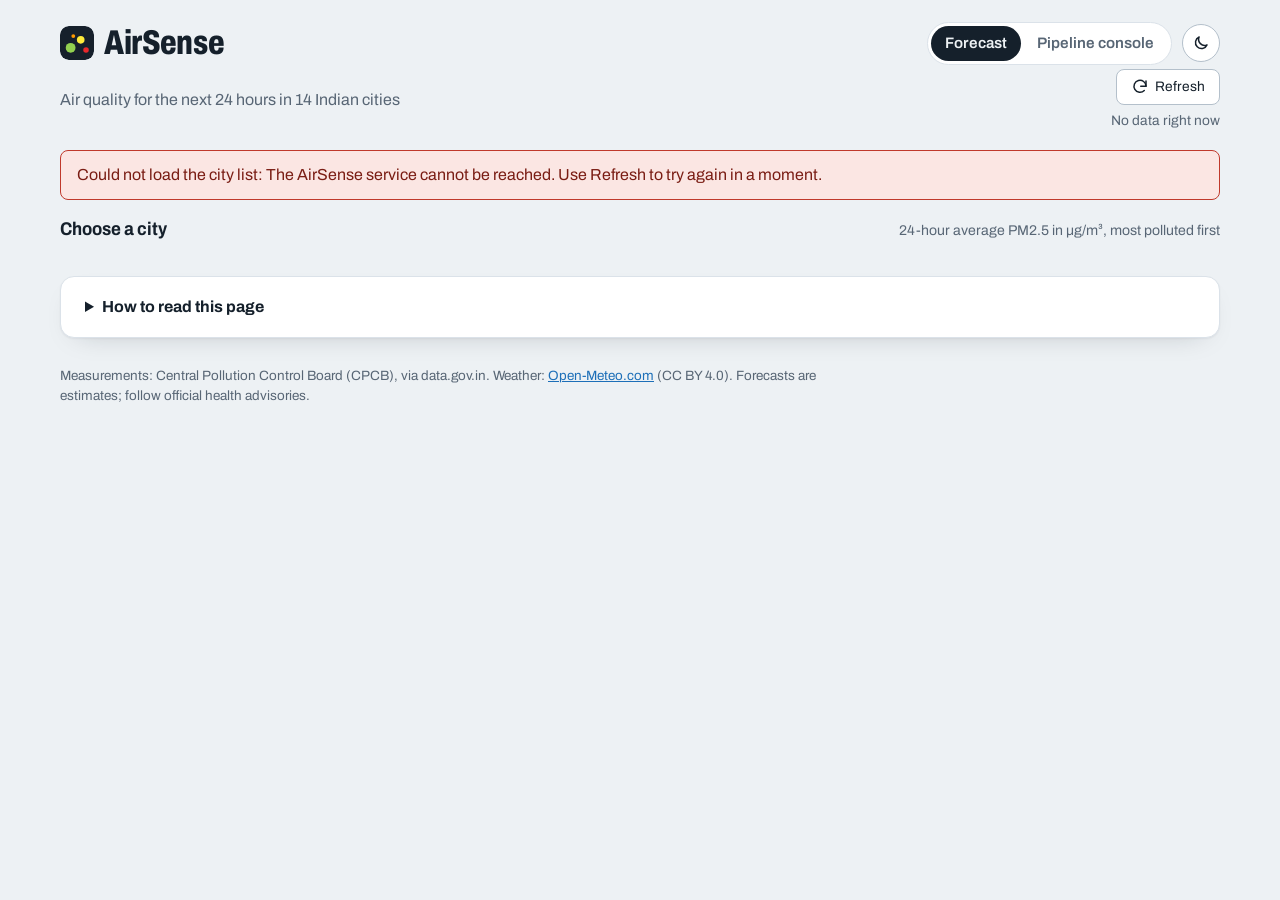
<file: frontend/index.html>
<!doctype html>
<html lang="en">
<head>
  <meta charset="utf-8">
  <meta name="viewport" content="width=device-width, initial-scale=1">
  <title>AirSense — air quality forecast</title>
  <meta name="description" content="24-hour PM2.5 and AQI forecast with health advice for 14 Indian cities">
  <script>
    // theme before the first paint: the saved choice, else the laptop's setting
    (function () {
      var t = null;
      try { t = localStorage.getItem("airsense-theme"); } catch (e) {}
      document.documentElement.dataset.theme = t || (matchMedia("(prefers-color-scheme: dark)").matches ? "dark" : "light");
    })();
  </script>
  <link rel="icon" href="assets/icon.svg" type="image/svg+xml">
  <link rel="preconnect" href="https://fonts.googleapis.com">
  <link rel="stylesheet" href="https://fonts.googleapis.com/css2?family=Archivo:wdth,wght@62..100,400..900&display=swap">
  <link rel="stylesheet" href="assets/style.css">
</head>
<body>
  <header class="topbar">
    <a class="brand" href="index.html" aria-label="AirSense home">
      <img src="assets/icon.svg" alt="" width="34" height="34">
      <span class="wordmark">AirSense</span>
    </a>
    <div class="top-actions">
      <nav class="topnav" id="topnav" aria-label="Pages">
        <a href="index.html" aria-current="page">Forecast</a>
        <a href="pipeline.html">Pipeline console</a>
      </nav>
      <button id="theme-toggle" class="icon-btn" type="button"></button>
      <button id="menu-toggle" class="icon-btn menu-btn" type="button" aria-label="Pages" aria-controls="topnav" aria-expanded="false"></button>
    </div>
    <p class="tagline">Air quality for the next 24 hours in 14 Indian cities</p>
    <div class="freshness">
      <span id="asof">Loading…</span>
      <button id="refresh" class="ghost" type="button">Refresh</button>
    </div>
  </header>

  <main>
    <div id="banner" class="banner" role="alert" hidden></div>

    <label class="field phone-only">City
      <select id="city-select" autocomplete="off"></select>
    </label>

    <section class="tiles-section" aria-labelledby="cities-h">
      <div class="section-top">
        <h2 id="cities-h" class="section-h">Choose a city</h2>
        <p class="section-note">24-hour average PM2.5 in µg/m³, most polluted first</p>
      </div>
      <div id="cities" class="cities" role="list"></div>
    </section>

    <section id="detail" class="detail" aria-live="polite" hidden></section>

    <section id="overview" class="card overview" aria-labelledby="overview-h" hidden>
      <div class="section-top">
        <h2 id="overview-h" class="section-h">Across India right now</h2>
        <p class="section-note">Select a city's bar to open it</p>
      </div>
      <div id="overview-callouts" class="callouts"></div>
      <div id="india-tabs"></div>
    </section>

    <details class="card help">
      <summary>How to read this page</summary>
      <div class="help-body">
        <div class="help-text">
          <p><strong>PM2.5</strong> are fine particles in the air, small enough to reach deep into the lungs. Values are the average over the last 24 hours, in micrograms per cubic metre (µg/m³), as used by India's official Air Quality Index (AQI).</p>
          <p><strong>The forecast</strong> shows the expected 24-hour average for each of the next 24 hours. It changes slowly because each new hour replaces only one of the 24 hours being averaged. Hover over a coloured box or a point in the chart to see that hour.</p>
          <p><strong>Measured and forecast values.</strong> The first point (◆, with an outlined box above it) is the latest measured value: the 24-hour average of the CPCB stations in the city, usually 2–3 hours old because official data is published with a delay. The other points (●) are the forecast for each of the next 24 hours. Peak and Low mark the highest and lowest forecast hours; the measured value is not counted.</p>
          <p><strong>Why this forecast</strong> lists the six inputs that pushed the forecast up or down the most, in µg/m³, and the combined effect of all the others.</p>
          <p><strong>Notes</strong> appear when some input data was missing; the forecast is still made, but may be less accurate. If no forecast is shown, the latest measurement is too old or missing.</p>
        </div>
        <table class="aqi-table">
          <caption>India's AQI categories for PM2.5</caption>
          <thead><tr><th scope="col">Category</th><th scope="col">24-hour average</th><th scope="col">Possible health impact</th></tr></thead>
          <tbody id="aqi-rows"></tbody>
        </table>
      </div>
    </details>
  </main>

  <footer class="footer">
    <p id="model-line"></p>
    <p>Measurements: Central Pollution Control Board (CPCB), via data.gov.in. Weather: <a href="https://open-meteo.com/">Open-Meteo.com</a> (CC BY 4.0). Forecasts are estimates; follow official health advisories.</p>
  </footer>

  <script src="vendor/chart.umd.min.js"></script>
  <script src="assets/config.js"></script>
  <script src="assets/common.js"></script>
  <script src="assets/forecast.js"></script>
</body>
</html>
</file>
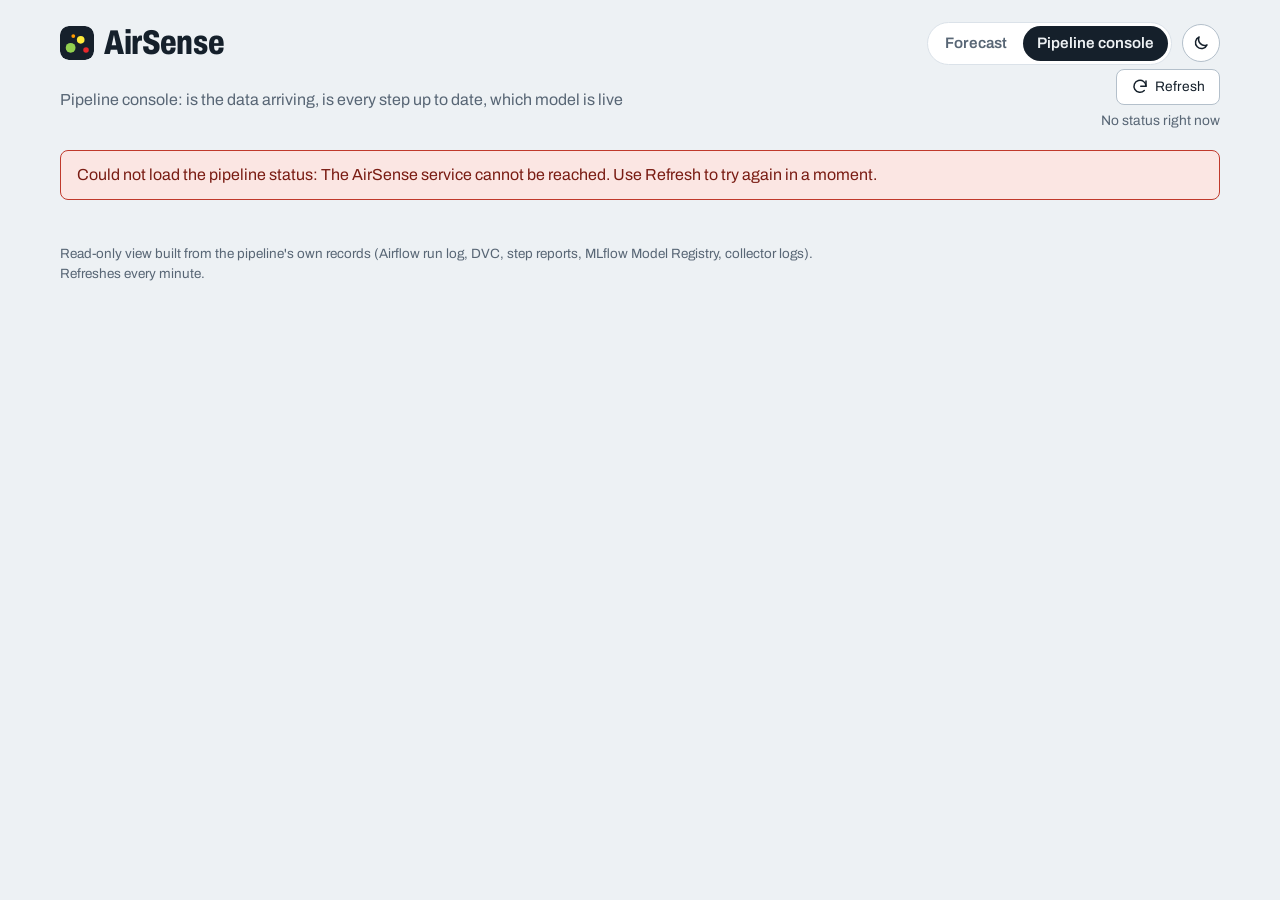
<file: frontend/pipeline.html>
<!doctype html>
<html lang="en">
<head>
  <meta charset="utf-8">
  <meta name="viewport" content="width=device-width, initial-scale=1">
  <title>AirSense — pipeline console</title>
  <meta name="description" content="Status of the AirSense data and model pipeline">
  <script>
    // theme before the first paint: the saved choice, else the laptop's setting
    (function () {
      var t = null;
      try { t = localStorage.getItem("airsense-theme"); } catch (e) {}
      document.documentElement.dataset.theme = t || (matchMedia("(prefers-color-scheme: dark)").matches ? "dark" : "light");
    })();
  </script>
  <link rel="icon" href="assets/icon.svg" type="image/svg+xml">
  <link rel="preconnect" href="https://fonts.googleapis.com">
  <link rel="stylesheet" href="https://fonts.googleapis.com/css2?family=Archivo:wdth,wght@62..100,400..900&display=swap">
  <link rel="stylesheet" href="assets/style.css">
</head>
<body class="console">
  <header class="topbar">
    <a class="brand" href="index.html" aria-label="AirSense home">
      <img src="assets/icon.svg" alt="" width="34" height="34">
      <span class="wordmark">AirSense</span>
    </a>
    <div class="top-actions">
      <nav class="topnav" id="topnav" aria-label="Pages">
        <a href="index.html">Forecast</a>
        <a href="pipeline.html" aria-current="page">Pipeline console</a>
      </nav>
      <button id="theme-toggle" class="icon-btn" type="button"></button>
      <button id="menu-toggle" class="icon-btn menu-btn" type="button" aria-label="Pages" aria-controls="topnav" aria-expanded="false"></button>
    </div>
    <p class="tagline">Pipeline console: is the data arriving, is every step up to date, which model is live</p>
    <div class="freshness">
      <span id="asof">Loading…</span>
      <button id="refresh" class="ghost" type="button">Refresh</button>
    </div>
  </header>

  <main>
    <div id="banner" class="banner" role="alert" hidden></div>

    <section class="status-row" id="status-row" aria-label="Summary"></section>

    <section class="card console-tabs" id="console-tabs" aria-label="Details" hidden></section>
  </main>

  <footer class="footer">
    <p>Read-only view built from the pipeline's own records (Airflow run log, DVC, step reports, MLflow Model Registry, collector logs). Refreshes every minute.</p>
  </footer>

  <script src="vendor/chart.umd.min.js"></script>
  <script src="assets/config.js"></script>
  <script src="assets/common.js"></script>
  <script src="assets/pipeline.js"></script>
</body>
</html>
</file>
<file: frontend/assets/style.css>
/* AirSense frontend.
   The AQI colours carry the meaning; everything else stays quiet so they stand out.
   Light theme: a hazy daytime sky. Dark theme: the same city at night. */

:root {
  --page: #edf1f4;
  --paper: #ffffff;
  --raised: #f5f7f9;
  --ink: #15202b;
  --muted: #586675;
  --line: #dbe2e9;
  --line-strong: #b4c0cb;
  --grid: rgba(21, 32, 43, 0.07);
  --accent: #1d6fb8;
  --tip-bg: #15202b;
  --tip-ink: #f3f6f9;
  --tip-muted: #b9c4cf;
  --band-alpha: 24;            /* AQI bands behind charts (hex alpha) */
  --shadow: 0 1px 2px rgba(16, 24, 32, 0.05), 0 10px 30px -18px rgba(16, 24, 32, 0.28);
  --ok: #2e7d5b;  --ok-bg: #e6f3ec;  --ok-ink: #1d5a40;
  --warn: #c27a00; --warn-bg: #fff3d8; --warn-ink: #6b4400;
  --bad: #c0392b; --bad-bg: #fbe6e3; --bad-ink: #7a1d14;
  --neutral: #6b7c8d; --neutral-bg: #eef2f6; --neutral-ink: #3d4b59;
  --lowers: #3a78b5;
  --raises: #d07a2a;
  --font: "Archivo", "Segoe UI", system-ui, -apple-system, sans-serif;
  --mono: ui-monospace, SFMono-Regular, Menlo, Consolas, monospace;
  --r-s: 8px;
  --r-m: 14px;
  color-scheme: light;
}
:root[data-theme="dark"] {
  --page: #0a0f14;
  --paper: #121921;
  --raised: #18212b;
  --ink: #e8eef4;
  --muted: #9aa8b6;
  --line: #243140;
  --line-strong: #3b4a5a;
  --grid: rgba(232, 238, 244, 0.07);
  --accent: #6cb0ff;
  --tip-bg: #e8eef4;
  --tip-ink: #0f151b;
  --tip-muted: #4c5966;
  --band-alpha: 2e;
  --shadow: 0 1px 2px rgba(0, 0, 0, 0.4), 0 12px 32px -18px rgba(0, 0, 0, 0.8);
  --ok: #4cbf8a;  --ok-bg: #12301f;  --ok-ink: #8fe0b8;
  --warn: #f0a83a; --warn-bg: #33250b; --warn-ink: #f6cd85;
  --bad: #f06a5c; --bad-bg: #3a1714; --bad-ink: #f7aaa0;
  --neutral: #8a9bad; --neutral-bg: #1c2631; --neutral-ink: #c3cfdb;
  --lowers: #6aa8e8;
  --raises: #f0a35a;
  color-scheme: dark;
}

* { box-sizing: border-box; }
html { -webkit-text-size-adjust: 100%; }
body {
  margin: 0;
  background: var(--page);
  color: var(--ink);
  font-family: var(--font);
  font-size: 16px;
  line-height: 1.5;
  transition: background-color 0.2s, color 0.2s;
}
a { color: var(--accent); }
:focus-visible { outline: 3px solid var(--accent); outline-offset: 2px; }
main, .topbar, .footer { max-width: 1200px; margin: 0 auto; padding: 0 20px; }
[hidden] { display: none !important; }
.nowrap { white-space: nowrap; }

/* ---------- buttons ---------- */
button {
  font: inherit; color: var(--ink); cursor: pointer;
  padding: 7px 14px; border-radius: var(--r-s);
  border: 1px solid var(--line-strong); background: var(--paper);
}
button:hover { border-color: var(--ink); }
button.ghost { display: inline-flex; align-items: center; gap: 6px; }
.icon { display: inline-flex; width: 18px; height: 18px; }
.icon svg { width: 100%; height: 100%; }
.icon-btn { display: inline-grid; place-items: center; width: 38px; height: 38px; padding: 0; border-radius: 999px; }
.menu-btn { display: none; }

/* ---------- top bar ---------- */
.topbar {
  display: grid; grid-template-columns: 1fr auto; align-items: center;
  gap: 4px 24px; padding-top: 22px; padding-bottom: 18px;
}
.brand { display: inline-flex; align-items: center; gap: 10px; text-decoration: none; color: var(--ink); justify-self: start; }
.brand img { border-radius: 9px; }
.wordmark { font-size: 2.15rem; font-weight: 800; font-stretch: 75%; letter-spacing: -0.01em; line-height: 1; }
.top-actions { display: flex; align-items: center; gap: 10px; position: relative; }
.topnav { display: flex; gap: 2px; padding: 3px; border-radius: 999px; background: var(--paper); border: 1px solid var(--line); }
.topnav a { padding: 6px 14px; border-radius: 999px; color: var(--muted); text-decoration: none; font-weight: 600; font-size: 0.95rem; }
.topnav a:hover { color: var(--ink); }
.topnav a[aria-current="page"] { background: var(--ink); color: var(--page); }
.tagline { margin: 0; color: var(--muted); }
.freshness { display: flex; flex-direction: column; align-items: flex-end; gap: 6px; color: var(--muted); font-size: 0.86rem; justify-self: end; text-align: right; }
.freshness button { order: -1; }

/* ---------- shared blocks ---------- */
.banner {
  margin: 0 0 16px; padding: 12px 16px; border-radius: var(--r-s);
  background: var(--bad-bg); color: var(--bad-ink); border: 1px solid var(--bad);
}
.card {
  background: var(--paper); border: 1px solid var(--line); border-radius: var(--r-m);
  box-shadow: var(--shadow); padding: 22px 24px; margin: 0 0 20px;
}
.section-top { display: flex; flex-wrap: wrap; align-items: baseline; justify-content: space-between; gap: 2px 16px; margin-bottom: 12px; }
.section-h { font-size: 1.15rem; font-weight: 700; font-stretch: 90%; margin: 0; }
.section-note { margin: 0; color: var(--muted); font-size: 0.88rem; }
.hint { color: var(--muted); margin: 0 0 12px; max-width: 78ch; font-size: 0.92rem; }
#aqi-rows td:first-child { white-space: nowrap; }  /* colour dot and category on one line */
.swatch { display: inline-block; width: 12px; height: 12px; border-radius: 3px; margin-right: 8px; vertical-align: -1px; }
.dot { display: inline-block; width: 10px; height: 10px; border-radius: 50%; flex: none; }
.field { display: grid; gap: 4px; font-size: 0.9rem; color: var(--muted); margin-bottom: 16px; }
.field select {
  font: inherit; font-size: 1rem; color: var(--ink); padding: 11px 12px;
  border: 1px solid var(--line-strong); border-radius: var(--r-s); background: var(--paper); width: 100%;
}
.phone-only { display: none; }

/* hover tips (common.js) */
.tip {
  position: absolute; left: 0; top: 0; z-index: 50; pointer-events: none;
  max-width: 280px; padding: 8px 11px; border-radius: var(--r-s);
  background: var(--tip-bg); color: var(--tip-ink); font-size: 0.84rem; line-height: 1.4;
  box-shadow: 0 8px 24px rgba(0, 0, 0, 0.25);
}
.tip strong { display: block; }
.tip span { display: block; color: var(--tip-muted); }

/* tabs (common.js) */
.tabs { display: flex; gap: 26px; border-bottom: 1px solid var(--line); margin-bottom: 18px; overflow-x: auto; }
.tabs [role="tab"] {
  border: 0; border-bottom: 3px solid transparent; border-radius: 0; background: none;
  padding: 10px 2px 9px; color: var(--muted); font-weight: 600; white-space: nowrap;
  display: inline-flex; align-items: center; gap: 8px;
}
.tabs [role="tab"]:hover { color: var(--ink); }
.tabs [role="tab"][aria-selected="true"] { color: var(--ink); border-bottom-color: var(--ink); }
.tab-badge { font-size: 0.75rem; padding: 0 7px; border-radius: 999px; background: var(--warn-bg); color: var(--warn-ink); }
.tab-panel:focus-visible { outline-offset: 6px; }

.loading { display: flex; align-items: center; gap: 12px; color: var(--muted); padding: 24px 0; }
.spinner { width: 20px; height: 20px; border-radius: 50%; border: 3px solid var(--line); border-top-color: var(--ink); animation: spin 0.9s linear infinite; }
@keyframes spin { to { transform: rotate(360deg); } }

/* ---------- forecast: city tiles ---------- */
.tiles-section { margin-bottom: 20px; }
.cities { display: grid; gap: 10px; grid-template-columns: repeat(7, minmax(0, 1fr)); }
.city {
  display: grid; align-content: start; gap: 1px; text-align: left;
  padding: 11px 12px 11px 17px; border-radius: var(--r-s); position: relative; overflow: hidden;
  background: var(--paper); border: 1px solid var(--line); box-shadow: var(--shadow);
  transition: transform 0.12s, border-color 0.12s;
}
.city::before { content: ""; position: absolute; left: 0; top: 0; bottom: 0; width: 6px; background: var(--band); }
.city:hover { transform: translateY(-2px); border-color: var(--line-strong); }
.city[aria-pressed="true"] {
  border-color: var(--ink); box-shadow: inset 0 0 0 1px var(--ink), var(--shadow);
  background: color-mix(in srgb, var(--band) 13%, var(--paper));
}
.city .name { font-weight: 700; font-size: 0.95rem; }
.city .val { font-size: 1.85rem; font-weight: 800; font-stretch: 68%; line-height: 1.05; letter-spacing: -0.01em; }
.city .cat { font-size: 0.8rem; color: var(--muted); }
.city.stale .val { color: var(--muted); }

/* ---------- forecast: detail ---------- */
.detail {
  margin: 0 0 20px; padding: 26px; border-radius: var(--r-m); border: 1px solid var(--line); box-shadow: var(--shadow);
  background:
    radial-gradient(900px 300px at 0% 0%, color-mix(in srgb, var(--band, transparent) 15%, transparent), transparent 70%),
    var(--paper);
}
.detail-head { display: grid; grid-template-columns: minmax(280px, 380px) 1fr; gap: 32px; align-items: stretch; }
.reading {
  padding: 20px 22px 18px; border-radius: var(--r-m); color: var(--band-ink);
  background: linear-gradient(155deg, var(--band) 55%, color-mix(in srgb, var(--band) 82%, #000));
  box-shadow: 0 18px 40px -22px color-mix(in srgb, var(--band) 80%, #000);
}
.reading p { margin: 0; }
.reading .where { font-weight: 700; font-size: 1.2rem; display: flex; align-items: baseline; gap: 8px; }
.reading .where span { font-weight: 500; font-size: 0.9rem; opacity: 0.85; }
.reading .big { font-size: 5.6rem; font-weight: 800; font-stretch: 62%; line-height: 0.9; margin: 10px 0 4px; letter-spacing: -0.02em; }
.reading .big small { font-size: 1.05rem; font-weight: 600; font-stretch: 100%; margin-left: 6px; letter-spacing: 0; }
.reading .catname { font-size: 1.45rem; font-weight: 800; font-stretch: 85%; }
.scale { position: relative; display: grid; grid-template-columns: repeat(6, 1fr); gap: 3px; height: 8px; margin: 16px 0 12px; }
.scale span { border-radius: 4px; box-shadow: 0 0 0 1.5px var(--band-chip); opacity: 0.9; }
.scale span.on { opacity: 1; }
.scale i {
  position: absolute; top: -5px; width: 4px; height: 18px; border-radius: 2px; transform: translateX(-50%);
  background: var(--band-ink); box-shadow: 0 0 0 2px var(--band);
}
.reading .meta { display: inline-block; font-size: 0.9rem; font-weight: 600; padding: 3px 9px; border-radius: 6px; background: var(--band-chip); }

.summary { display: flex; flex-direction: column; justify-content: center; gap: 12px; min-width: 0; }
.summary h3 { margin: 0; font-size: 1.75rem; font-weight: 800; font-stretch: 80%; line-height: 1.15; }
.summary p { margin: 0; max-width: 70ch; }
.stats { display: grid; grid-template-columns: repeat(3, minmax(0, 1fr)); gap: 10px; margin: 0; }
.stat { padding: 11px 14px; border-radius: var(--r-s); background: var(--raised); border: 1px solid var(--line); }
.stat dt { font-size: 0.82rem; color: var(--muted); font-weight: 600; }
.stat dd { margin: 0; display: grid; }
.stat strong { font-size: 1.45rem; font-weight: 800; font-stretch: 75%; line-height: 1.25; }
.stat span { font-size: 0.82rem; color: var(--muted); }
.trend { color: var(--ink); }
.effect { display: flex; gap: 10px; align-items: baseline; color: var(--ink); }
.effect .dot { background: var(--band); box-shadow: 0 0 0 1px rgba(0, 0, 0, 0.15); }
.basis { color: var(--muted); font-size: 0.88rem; }

.hours { margin-top: 28px; }
/* Legend of the hour chart: measured (diamond), forecast (dot), peak and low (rings). */
.chart-legend { display: flex; flex-wrap: wrap; gap: 4px 16px; font-size: 0.86rem; color: var(--muted); }
.chart-legend span { display: inline-flex; align-items: center; gap: 7px; }
.chart-legend i { display: inline-block; flex: none; }
.lg-diamond { width: 9px; height: 9px; transform: rotate(45deg); background: var(--muted); border: 1.5px solid var(--ink); }
.lg-dot { width: 8px; height: 8px; border-radius: 50%; background: var(--muted); border: 1.5px solid var(--ink); }
.lg-ring { width: 12px; height: 12px; border-radius: 50%; border: 3px solid; background: var(--muted); }
.lg-ring.peak { border-color: var(--raises); }
.lg-ring.low { border-color: var(--lowers); }
.chart-box.hours-chart { height: 360px; margin-top: 6px; }
.chart-box.hours-chart canvas:focus-visible { outline: 3px solid var(--accent); outline-offset: 4px; border-radius: 6px; }
.picked { display: flex; align-items: center; gap: 12px; margin-bottom: 8px; font-weight: 600; }
button.small { padding: 3px 10px; font-size: 0.86rem; }
.chart-box { position: relative; height: 290px; margin-top: 14px; }

.tabset { margin-top: 28px; }
.chips { border: 0; margin: 0 0 16px; padding: 0; display: flex; flex-wrap: wrap; gap: 8px; align-items: center; }
.chips legend { float: left; margin-right: 6px; color: var(--muted); padding: 0; font-size: 0.92rem; }
.chips label { position: relative; }
.chips input { position: absolute; opacity: 0; inset: 0; margin: 0; cursor: pointer; }
.chips span { display: inline-block; padding: 6px 14px; border: 1px solid var(--line-strong); border-radius: 999px; background: var(--paper); font-size: 0.92rem; }
.chips input:checked + span { background: var(--ink); color: var(--page); border-color: var(--ink); }
.chips input:focus-visible + span { outline: 3px solid var(--accent); outline-offset: 2px; }
.advice-text { font-size: 1.08rem; margin: 0 0 10px; max-width: 72ch; }
.advice.updating { opacity: 0.55; transition: opacity 0.2s; }
.sources { font-size: 0.85rem; color: var(--muted); margin: 0; max-width: 90ch; }

.why .hint { margin-bottom: 6px; }
.why-key, .factor { display: grid; grid-template-columns: minmax(200px, 1.3fr) minmax(160px, 2fr) 54px; gap: 16px; align-items: center; }
.why-key { font-size: 0.78rem; font-weight: 700; color: var(--muted); }
.key-bar { display: flex; justify-content: space-between; }
.why-key .lowers { color: var(--lowers); }
.why-key .raises { color: var(--raises); }
.factors { list-style: none; margin: 4px 0 0; padding: 0; }
.factor { padding: 8px 0; border-bottom: 1px solid var(--line); border-radius: 4px; }
.factor:hover { background: var(--raised); }
.factor-name { font-weight: 600; }
.factor-name span { display: block; font-weight: 400; font-size: 0.82rem; color: var(--muted); }
.factor-bar { position: relative; height: 14px; border-radius: 7px; background: var(--raised); box-shadow: inset 0 0 0 1px var(--line); }
.factor-bar .mid { position: absolute; left: 50%; top: -4px; bottom: -4px; width: 2px; margin-left: -1px; background: var(--line-strong); }
.factor-bar .fill { position: absolute; top: 2px; bottom: 2px; border-radius: 5px; min-width: 3px; }
.factor-bar .fill.raises { left: 50%; background: var(--raises); }
.factor-bar .fill.lowers { right: 50%; background: var(--lowers); }
.factor-val { text-align: right; font-weight: 800; font-stretch: 80%; font-variant-numeric: tabular-nums; }
.factor-val.raises { color: var(--raises); }
.factor-val.lowers { color: var(--lowers); }
.factor.rest { border-bottom: 0; border-top: 1px dashed var(--line-strong); margin-top: 4px; }
.factor.rest .factor-name { font-weight: 500; color: var(--muted); }
.factor.rest .fill { opacity: 0.45; }

.notes { margin-top: 20px; padding: 12px 16px; border-radius: var(--r-s); background: var(--warn-bg); color: var(--warn-ink); border-left: 4px solid var(--warn); }
.notes ul { margin: 4px 0 0; padding-left: 20px; }
.unavailable h3 { margin: 0 0 8px; font-size: 1.4rem; font-stretch: 85%; }
.unavailable p { margin: 0 0 10px; color: var(--muted); max-width: 70ch; }
.last-known { display: inline-block; padding: 4px 10px; border-radius: 6px; background: var(--band); color: var(--band-ink); font-weight: 600; }
.alternatives { display: flex; flex-wrap: wrap; gap: 8px; }

/* ---------- forecast: across India ---------- */
.callouts { display: grid; grid-template-columns: repeat(auto-fit, minmax(220px, 1fr)); gap: 10px; margin-bottom: 16px; }
.callout {
  display: grid; text-align: left; gap: 1px; padding: 11px 14px 11px 18px; position: relative; overflow: hidden;
  border-radius: var(--r-s); background: var(--raised); border: 1px solid var(--line);
}
.callout::before { content: ""; position: absolute; left: 0; top: 0; bottom: 0; width: 6px; background: var(--band, var(--line-strong)); }
.callout-kind { font-size: 0.8rem; color: var(--muted); font-weight: 600; }
.callout-city { font-weight: 800; font-size: 1.25rem; font-stretch: 80%; }
.callout-val { font-size: 0.88rem; color: var(--muted); }
.muted-callout .callout-city { font-size: 1.05rem; }
.chart-box.india { height: 460px; margin-top: 0; }
.chart-box.cats { height: 320px; margin-top: 0; }

/* ---------- forecast: help, footer ---------- */
.help { padding: 6px 24px; }
.help summary { cursor: pointer; padding: 12px 0; font-weight: 700; }
.help-body { display: grid; grid-template-columns: 1fr minmax(360px, 1fr); gap: 28px; padding-bottom: 14px; }
.help-text p { margin: 0 0 12px; }
.aqi-table { border-collapse: separate; border-spacing: 0; width: 100%; font-size: 0.9rem; align-self: start; border: 1px solid var(--line); border-radius: var(--r-s); overflow: hidden; }
.aqi-table caption { text-align: left; font-weight: 700; padding-bottom: 8px; }
.aqi-table th { background: var(--raised); color: var(--muted); font-weight: 600; }
.aqi-table th, .aqi-table td { text-align: left; padding: 8px 10px; border-bottom: 1px solid var(--line); vertical-align: top; }
.aqi-table tr:last-child td { border-bottom: 0; }
.footer { color: var(--muted); font-size: 0.84rem; padding-top: 4px; padding-bottom: 32px; }
.footer p { margin: 4px 0; max-width: 100ch; }

/* ---------- pipeline console ---------- */
.status-row { display: grid; grid-template-columns: repeat(5, minmax(0, 1fr)); gap: 12px; margin-bottom: 20px; }
.status {
  display: grid; align-content: start; gap: 4px; text-align: left; position: relative; overflow: hidden;
  padding: 14px 16px 14px 20px; border-radius: var(--r-m); background: var(--paper);
  border: 1px solid var(--line); box-shadow: var(--shadow); transition: transform 0.12s, border-color 0.12s;
}
.status::before { content: ""; position: absolute; left: 0; top: 0; bottom: 0; width: 6px; background: var(--state); }
.status:hover { transform: translateY(-2px); border-color: var(--line-strong); }
.status.current { border-color: var(--ink); }
.status-top { display: flex; flex-wrap: wrap; justify-content: space-between; align-items: center; gap: 4px 8px; }
.status h3 { margin: 0; font-size: 0.9rem; color: var(--muted); font-weight: 600; }
.status .big-line { margin: 0; font-size: 1.35rem; font-weight: 800; font-stretch: 78%; line-height: 1.2; }
.status .detail-line { margin: 0; color: var(--muted); font-size: 0.88rem; }
.ok { --state: var(--ok); }
.attention { --state: var(--warn); }
.bad { --state: var(--bad); }
.neutral { --state: var(--neutral); }
.pill { display: inline-flex; align-items: center; gap: 5px; padding: 1px 9px; border-radius: 999px; font-size: 0.78rem; font-weight: 600; white-space: nowrap; }
.pill::before { content: ""; width: 6px; height: 6px; border-radius: 50%; background: currentColor; }
.pill.ok { color: var(--ok-ink); background: var(--ok-bg); }
.pill.attention { color: var(--warn-ink); background: var(--warn-bg); }
.pill.neutral { color: var(--neutral-ink); background: var(--neutral-bg); }
.pill.bad { color: var(--bad-ink); background: var(--bad-bg); }

.console-tabs .tabset { margin-top: 0; }
.console-tabs .tabs { margin-bottom: 20px; }
.panel h3 { margin: 0 0 6px; }
.table-wrap { overflow-x: auto; }
table.data { border-collapse: collapse; width: 100%; font-size: 0.92rem; }
table.data th, table.data td { text-align: left; padding: 10px 10px; border-bottom: 1px solid var(--line); vertical-align: top; }
table.data th { color: var(--muted); font-weight: 600; font-size: 0.84rem; white-space: nowrap; }
table.data tbody tr:hover { background: var(--raised); }
table.data tr.selected { background: color-mix(in srgb, var(--accent) 10%, transparent); }
.wf-name { font-weight: 700; display: block; }
.wf-what { color: var(--muted); font-size: 0.86rem; }
.sub { display: block; color: var(--muted); font-size: 0.84rem; }
.warn-line { display: block; color: var(--warn-ink); font-size: 0.84rem; margin-top: 2px; }
.ext { display: inline-flex; align-items: center; gap: 5px; white-space: nowrap; font-weight: 600; text-decoration: none; }
.ext:hover { text-decoration: underline; }
.ext .icon { width: 15px; height: 15px; }
.linklike { border: 0; padding: 0; background: none; color: var(--ink); font: inherit; font-weight: 600; text-align: left; }
.linklike:hover { color: var(--accent); text-decoration: underline; }

.pipe-grid { display: grid; grid-template-columns: minmax(0, 1fr) 290px; gap: 20px; align-items: start; }
.legend { display: flex; flex-wrap: wrap; gap: 6px 18px; font-size: 0.86rem; color: var(--muted); margin-bottom: 10px; }
.legend span { display: inline-flex; align-items: center; gap: 7px; }
.legend i { width: 16px; height: 12px; border-radius: 3px; border: 2px solid; display: inline-block; }
.dag-wrap { overflow-x: auto; border: 1px solid var(--line); border-radius: var(--r-s); background: var(--raised); }
#dag { display: block; margin: 0 auto; }
#dag .node rect { stroke-width: 2; cursor: pointer; }
#dag .node text { font-family: var(--font); font-size: 12.5px; pointer-events: none; fill: var(--ink); }
#dag .node .sub-t { font-size: 11px; fill: var(--muted); }
#dag .node:hover rect { filter: brightness(0.97); }
#dag .node:focus-visible rect, #dag .node.selected rect { stroke: var(--accent); stroke-width: 3; }
#dag .edge { fill: none; stroke: var(--line-strong); stroke-width: 1.6; }
#dag .edge.hot { stroke: var(--accent); stroke-width: 2.2; }
.stage-detail { position: sticky; top: 16px; padding: 16px 18px; border-radius: var(--r-m); background: var(--raised); border: 1px solid var(--line); min-width: 0; }
.stage-detail h3 { margin: 0 0 8px; font-size: 1.15rem; word-break: break-word; }
.stage-detail .reasons { color: var(--warn-ink); background: var(--warn-bg); padding: 6px 10px; border-radius: 6px; font-size: 0.88rem; }
.kv { display: grid; grid-template-columns: max-content minmax(0, 1fr); gap: 6px 14px; font-size: 0.9rem; margin: 10px 0 0; }
.kv dt { color: var(--muted); }
.kv dd { margin: 0; overflow-wrap: anywhere; }
.cmd { font-family: var(--mono); font-size: 0.82rem; background: var(--paper); border: 1px solid var(--line); padding: 1px 6px; border-radius: 5px; overflow-wrap: anywhere; }
.step-list-note { margin-top: 18px; }
.chart-box.short { height: 230px; margin-top: 8px; }
.sub-h { font-size: 1.02rem; margin: 26px 0 8px; }

.big-stats { display: grid; grid-template-columns: repeat(4, minmax(0, 1fr)); gap: 12px; margin-bottom: 20px; }
.big-stat { padding: 14px 16px; border-radius: var(--r-s); background: var(--raised); border: 1px solid var(--line); }
.big-stat span { display: block; font-size: 0.82rem; color: var(--muted); font-weight: 600; }
.big-stat strong { display: block; font-size: 1.8rem; font-weight: 800; font-stretch: 72%; line-height: 1.15; }
.big-stat em { font-style: normal; font-size: 0.84rem; color: var(--muted); }
.big-stat.warn strong { color: var(--warn); }
.big-stat.bad strong { color: var(--bad); }
.big-stat em.why-line { display: block; margin-top: 4px; color: var(--ink); }
.slots-days, .slots, .slots-axis { display: grid; grid-template-columns: repeat(48, minmax(0, 1fr)); gap: 2px; }
.slots-days span { font-size: 0.78rem; font-weight: 700; color: var(--muted); border-left: 2px solid var(--line-strong); padding-left: 3px; margin-bottom: 4px; white-space: nowrap; overflow: hidden; }
.slots span { height: 34px; border-radius: 3px; background: var(--ok); transition: transform 0.1s; }
.slots span.miss { background: color-mix(in srgb, var(--bad) 30%, var(--paper)); }
.slots span.pending { background: var(--raised); box-shadow: inset 0 0 0 1px var(--line-strong); }
.slots span:hover { transform: scaleY(1.15); box-shadow: 0 0 0 2px var(--ink); }
.slots-axis { font-size: 0.75rem; color: var(--muted); margin-top: 4px; }
.slots-axis span { white-space: nowrap; }
.key { display: flex; gap: 16px; font-size: 0.86rem; color: var(--muted); margin: 12px 0 0; }
.key span { display: inline-flex; align-items: center; gap: 6px; }
.key i { width: 14px; height: 14px; border-radius: 3px; display: inline-block; }
.plain { list-style: none; padding: 0; margin: 8px 0 0; font-size: 0.92rem; }
.plain li { padding: 8px 0; border-bottom: 1px solid var(--line); display: flex; justify-content: space-between; gap: 12px; flex-wrap: wrap; }

.model-grid { display: grid; grid-template-columns: minmax(0, 1fr) minmax(0, 1.25fr); gap: 28px; align-items: start; }
.model-grid .big-stats { grid-template-columns: repeat(2, minmax(0, 1fr)); }
.checks { list-style: none; padding: 0; margin: 10px 0 0; }
.check { display: grid; grid-template-columns: 28px 1fr; gap: 10px; padding: 12px 0; border-bottom: 1px solid var(--line); }
.check .mark { width: 24px; height: 24px; border-radius: 50%; display: grid; place-items: center; font-weight: 800; font-size: 0.85rem; }
.check .mark.pass { background: var(--ok-bg); color: var(--ok); }
.check .mark.fail { background: var(--bad-bg); color: var(--bad); }
.check-name { font-weight: 700; }
.check-val { color: var(--muted); font-size: 0.88rem; }
.meter { position: relative; height: 8px; border-radius: 4px; background: var(--raised); box-shadow: inset 0 0 0 1px var(--line); margin-top: 8px; max-width: 420px; }
.meter b { position: absolute; left: 0; top: 0; bottom: 0; border-radius: 4px; background: var(--ok); }
.meter.fail b { background: var(--bad); }
.meter i { position: absolute; top: -4px; bottom: -4px; width: 2px; background: var(--ink); }
.problem { display: grid; grid-template-columns: 190px 90px 1fr; gap: 10px; padding: 8px 0; border-bottom: 1px solid var(--line); font-size: 0.88rem; }
.problem span { overflow-wrap: anywhere; min-width: 0; }
.problem .lvl-ERROR, .problem .lvl-CRITICAL { color: var(--bad); font-weight: 700; }
.problem .lvl-WARNING { color: var(--warn); font-weight: 700; }
.empty-ok { display: flex; align-items: center; gap: 10px; color: var(--muted); margin: 0; }

/* monitoring tab (Stage 10) */
.sub-h.first { margin-top: 10px; }
.alert { position: relative; padding: 12px 14px 12px 20px; border-radius: var(--r-s); background: var(--raised); border: 1px solid var(--line); margin-bottom: 10px; overflow: hidden; }
.alert::before { content: ""; position: absolute; left: 0; top: 0; bottom: 0; width: 5px; background: var(--state); }
.alert-top { display: flex; flex-wrap: wrap; align-items: center; gap: 8px 12px; }
.alert p { margin: 6px 0 0; color: var(--muted); font-size: 0.9rem; }
.sub { display: block; color: var(--muted); font-size: 0.84rem; }
.alert-top .sub { display: inline; }
.resolved { margin-top: 10px; font-size: 0.92rem; }
.resolved summary { cursor: pointer; color: var(--muted); font-weight: 600; }
.mon-grid { display: grid; grid-template-columns: minmax(0, 1.4fr) minmax(0, 1fr); gap: 24px; align-items: start; }
.mon-grid table.data td.worse { color: var(--bad); font-weight: 700; }
.drift { display: grid; gap: 10px; margin-top: 8px; }
.drift-row { display: grid; grid-template-columns: 220px minmax(0, 1fr) 48px 150px; align-items: center; gap: 12px; font-size: 0.92rem; }
.drift-bar { position: relative; height: 14px; border-radius: 4px; background: var(--raised); box-shadow: inset 0 0 0 1px var(--line); }
.drift-bar b { position: absolute; left: 0; top: 0; bottom: 0; border-radius: 4px; background: var(--state); }
.drift-bar i { position: absolute; top: -4px; bottom: -4px; width: 2px; background: var(--line-strong); }
.drift-bar i.strong { background: var(--ink); }
.drift-val { font-variant-numeric: tabular-nums; font-weight: 700; text-align: right; }
.drift-row .pill { justify-self: start; }
.key i.tick { width: 2px; height: 14px; border-radius: 0; background: var(--line-strong); }
.key i.tick.strong { background: var(--ink); }
.grafana-grid { display: grid; grid-template-columns: repeat(2, minmax(0, 1fr)); gap: 12px; margin-top: 8px; }
.grafana-grid iframe { width: 100%; height: 240px; border: 1px solid var(--line); border-radius: var(--r-s); background: var(--raised); }
.note-local { padding: 10px 14px; border-radius: var(--r-s); background: var(--neutral-bg); color: var(--neutral-ink); margin: 6px 0 0; }
.tool-links { display: flex; flex-wrap: wrap; gap: 10px 22px; margin-top: 12px; }

/* ---------- smaller screens ---------- */
@media (max-width: 1080px) {
  .cities { grid-template-columns: repeat(5, minmax(0, 1fr)); }
  .detail-head { grid-template-columns: 1fr; }
  .status-row { grid-template-columns: repeat(3, minmax(0, 1fr)); }
  .mon-grid { grid-template-columns: 1fr; }
  .pipe-grid { grid-template-columns: 1fr; }
  .stage-detail { position: static; }
}
@media (max-width: 760px) {
  main, .topbar, .footer { padding: 0 14px; }
  .topbar { padding-top: 14px; grid-template-columns: 1fr auto; }
  .wordmark { font-size: 1.8rem; }
  .menu-btn { display: inline-grid; }
  .topnav {
    display: none; position: absolute; right: 0; top: 46px; z-index: 40; flex-direction: column;
    border-radius: var(--r-m); padding: 6px; min-width: 210px; box-shadow: 0 16px 40px rgba(0, 0, 0, 0.25);
  }
  .topnav.open { display: flex; }
  .topnav a { border-radius: var(--r-s); padding: 10px 14px; }
  .tagline { grid-column: 1 / -1; }
  .freshness { grid-column: 1 / -1; justify-self: start; align-items: flex-start; text-align: left; margin: 8px 0 14px; }
  .phone-only { display: grid; }
  .tiles-section { display: none; }
  .card, .detail { padding: 16px; }
  .help { padding: 4px 16px; }
  .reading .big { font-size: 4.6rem; }
  .summary h3 { font-size: 1.45rem; }
  .stats { grid-template-columns: 1fr; gap: 6px; }
  .stat { display: grid; grid-template-columns: 1fr auto; align-items: center; padding: 8px 12px; }
  .stat dd { text-align: right; }
  .stat strong { font-size: 1.2rem; }
  .chart-box.cats { height: 300px; }
  .why-key, .factor { grid-template-columns: 1fr 50px; gap: 6px 12px; }
  .factor-bar { grid-column: 1 / -1; grid-row: 2; }
  .why-key { display: none; }
  .help-body { grid-template-columns: 1fr; }
  .chart-box { height: 240px; }
  .chart-box.hours-chart { height: 300px; }
  .status-row { grid-template-columns: 1fr; }
  .big-stats { grid-template-columns: repeat(2, minmax(0, 1fr)); }
  .model-grid { grid-template-columns: 1fr; }
  .drift-row { grid-template-columns: minmax(0, 1fr) 40px 128px; gap: 4px 10px; }
  .drift-row .drift-name { grid-column: 1 / -1; font-weight: 600; }
  .grafana-grid { grid-template-columns: 1fr; }
  .kv { grid-template-columns: 1fr; gap: 2px; }
  .kv dd { margin-bottom: 8px; }
  .dag-wrap, .legend, .graph-hint { display: none; }
  .tabs { gap: 16px; }
  .tabs [role="tab"] { font-size: 0.95rem; }
  .slots span { height: 24px; }
  .problem { grid-template-columns: 1fr; gap: 2px; }
  /* tables become stacked rows */
  table.stack thead { display: none; }
  table.stack, table.stack tbody, table.stack tr, table.stack td { display: block; width: 100%; }
  table.stack tr { padding: 10px 0; border-bottom: 1px solid var(--line); }
  table.stack td { border: 0; padding: 3px 0; display: grid; grid-template-columns: 112px minmax(0, 1fr); gap: 10px; }
  table.stack td::before { content: attr(data-label); color: var(--muted); font-size: 0.84rem; }
  table.stack td.full { grid-template-columns: 1fr; }
  table.stack td.full::before { display: none; }
}
@media (prefers-reduced-motion: reduce) { * { transition: none !important; animation: none !important; scroll-behavior: auto !important; } }
</file>
